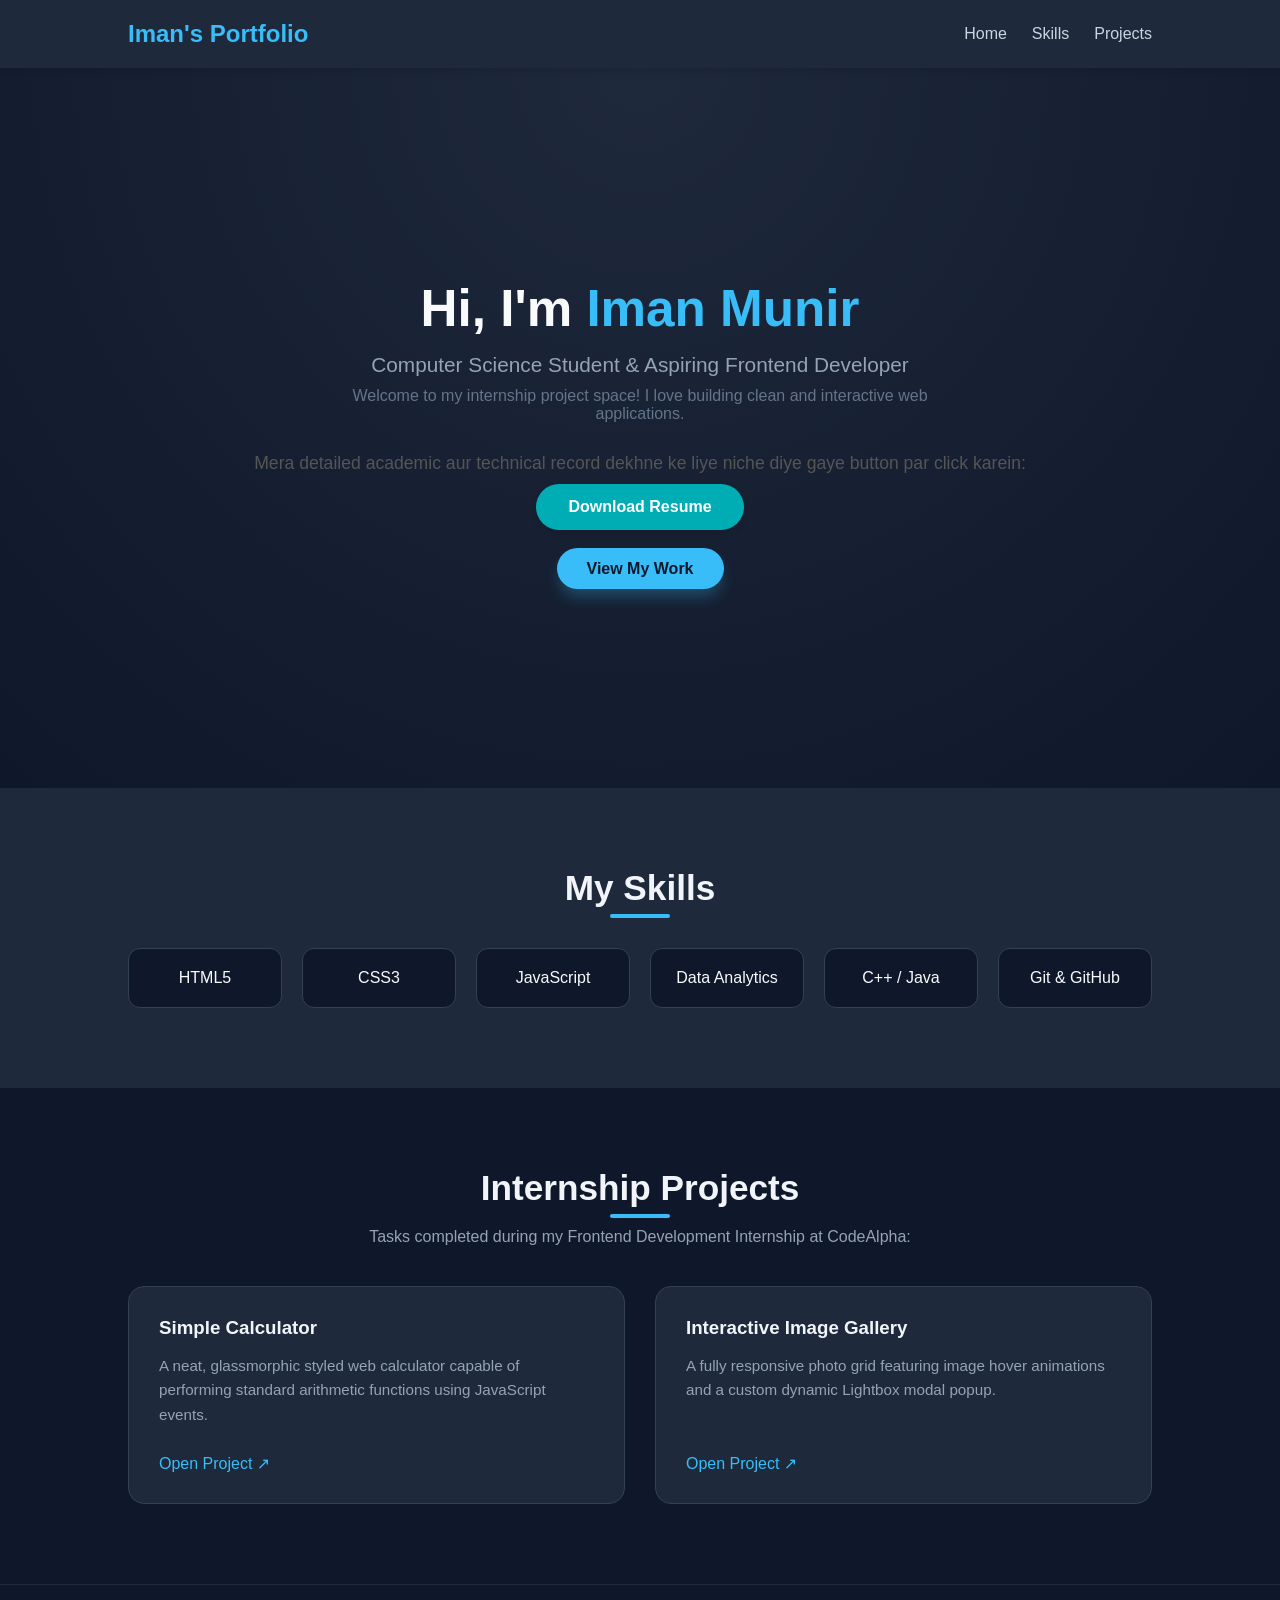
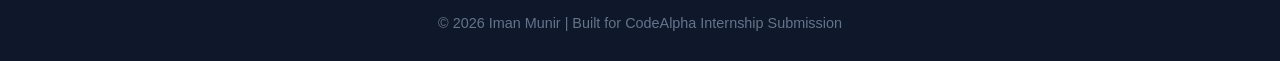
<file: index.html>
<!DOCTYPE html>
<html lang="en">
<head>
    <meta charset="UTF-8">
    <meta name="viewport" content="width=device-width, initial-scale=1.0">
    <title>My Personal Portfolio</title>
    <link rel="stylesheet" href="style.css">
</head>
<body>

    <nav class="navbar">
        <div class="logo">Iman's Portfolio</div>
        <ul class="nav-links">
            <li><a href="#home">Home</a></li>
            <li><a href="#skills">Skills</a></li>
            <li><a href="#projects">Projects</a></li>
        </ul>
    </nav>

    <section id="home" class="hero-section">
        <div class="hero-content">
            <h1>Hi, I'm <span class="highlight">Iman Munir</span></h1>
            <p>Computer Science Student & Aspiring Frontend Developer</p>
            <p class="sub-text">Welcome to my internship project space! I love building clean and interactive web applications.</p>
            <div class="resume-container" style="text-align: center; margin: 30px 0;">
    <p style="font-size: 1.1rem; color: #555;">Mera detailed academic aur technical record dekhne ke liye niche diye gaye button par click karein:</p>
    <a href="Iman_Munir_Resume.pdf" download="Iman_Munir_Resume.pdf" class="btn-resume">
        Download Resume
    </a>
</div>
            <a href="#projects" class="cta-btn">View My Work</a>
        </div>
    </section>

    <section id="skills" class="skills-section">
        <h2>My Skills</h2>
        <div class="skills-grid">
            <div class="skill-card">HTML5</div>
            <div class="skill-card">CSS3</div>
            <div class="skill-card">JavaScript</div>
            <div class="skill-card">Data Analytics</div>
            <div class="skill-card">C++ / Java</div>
            <div class="skill-card">Git & GitHub</div>
        </div>
    </section>

    <section id="projects" class="projects-section">
        <h2>Internship Projects</h2>
        <p class="section-desc">Tasks completed during my Frontend Development Internship at CodeAlpha:</p>
        
        <div class="projects-grid">
            <div class="project-card">
                <h3>Simple Calculator</h3>
                <p>A neat, glassmorphic styled web calculator capable of performing standard arithmetic functions using JavaScript events.</p>
                <a href="./Calculator/" target="_blank" class="project-link">Open Project ↗</a>
            </div>

            <div class="project-card">
                <h3>Interactive Image Gallery</h3>
                <p>A fully responsive photo grid featuring image hover animations and a custom dynamic Lightbox modal popup.</p>
                <a href="./Image_Gallery/" target="_blank" class="project-link">Open Project ↗</a>
            </div>
        </div>
    </section>

    <footer>
        <p>© 2026 Iman Munir | Built for CodeAlpha Internship Submission</p>
    </footer>

</body>
</html>
</file>
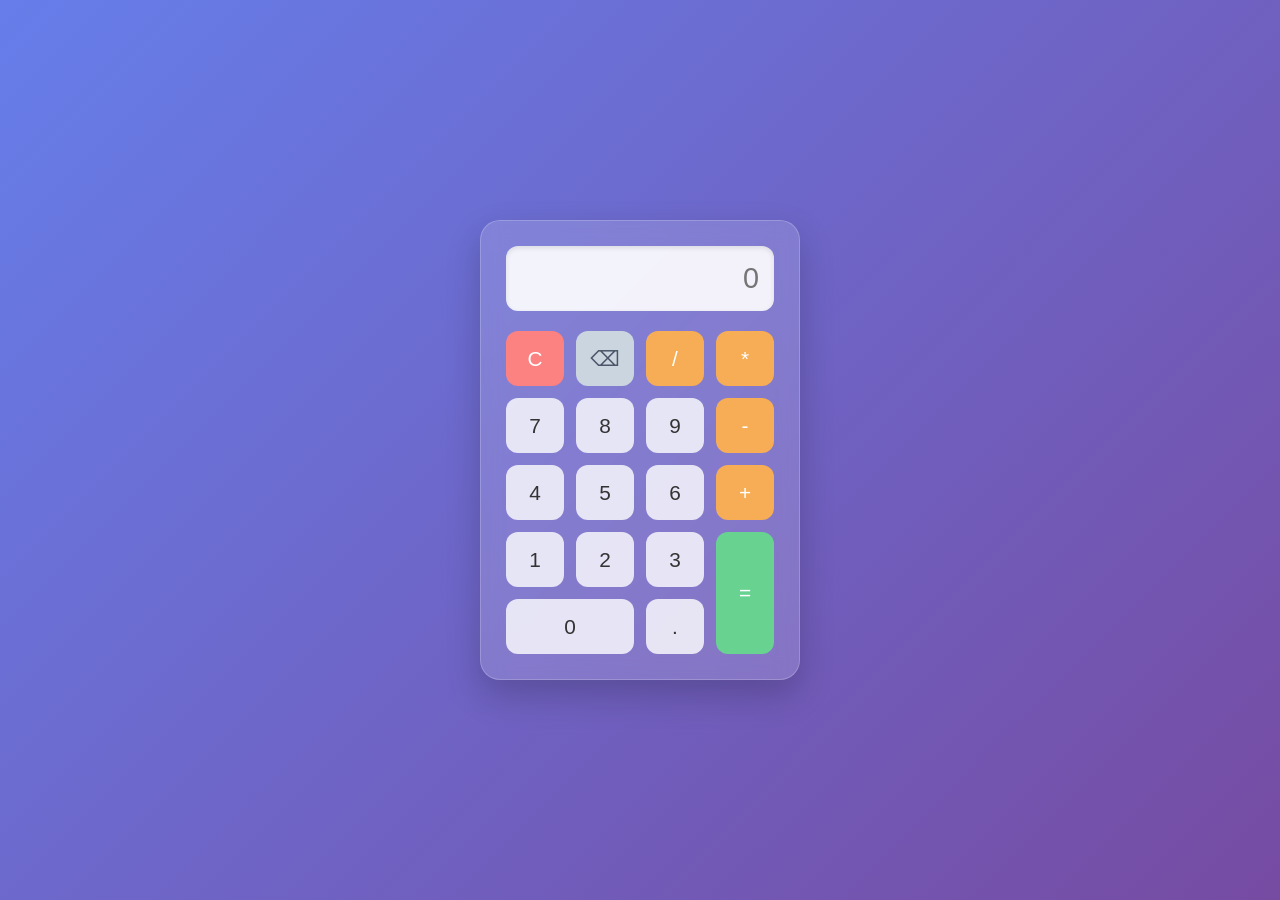
<file: Calculator/index.html>
<!DOCTYPE html>
<html lang="en">
<head>
    <meta charset="UTF-8">
    <meta name="viewport" content="width=device-width, initial-scale=1.0">
    <title>My Simple Calculator</title>
    <link rel="stylesheet" href="style.css">
</head>
<body>

    <div class="calc-container">
        <!-- Input Screen -->
        <div class="screen-wrapper">
            <input type="text" id="calc-screen" readonly placeholder="0">
        </div>
        
        <!-- Keypad -->
        <div class="keypad">
            <button class="btn btn-clear">C</button>
            <button class="btn btn-back">⌫</button>
            <button class="btn btn-op">/</button>
            <button class="btn btn-op">*</button>

            <button class="btn">7</button>
            <button class="btn">8</button>
            <button class="btn">9</button>
            <button class="btn btn-op">-</button>

            <button class="btn">4</button>
            <button class="btn">5</button>
            <button class="btn">6</button>
            <button class="btn btn-op">+</button>

            <button class="btn">1</button>
            <button class="btn">2</button>
            <button class="btn">3</button>
            <button class="btn btn-equal">=</button>

            <button class="btn btn-zero">0</button>
            <button class="btn">.</button>
        </div>
    </div>

    <script src="script.js"></script>
</body>
</html>
</file>
<file: style.css>
/* Reset & Base Styles */
* {
    margin: 0;
    padding: 0;
    box-sizing: border-box;
    font-family: 'Poppins', sans-serif, system-ui;
    scroll-behavior: smooth; /* Smooth scrolling when clicking nav links */
}

body {
    background-color: #0f172a; /* Deep modern dark color */
    color: #f8fafc;
}

/* Navbar */
.navbar {
    display: flex;
    justify-content: space-between;
    align-items: center;
    padding: 20px 10%;
    background-color: #1e293b;
    position: sticky;
    top: 0;
    z-index: 1000;
    box-shadow: 0 4px 6px -1px rgba(0, 0, 0, 0.1);
}

.navbar .logo {
    font-size: 1.5rem;
    font-weight: bold;
    color: #38bdf8; /* Bright Cyan */
}

.nav-links {
    display: flex;
    list-style: none;
    gap: 25px;
}

.nav-links a {
    color: #cbd5e1;
    text-decoration: none;
    font-weight: 500;
    transition: color 0.3s;
}

.nav-links a:hover {
    color: #38bdf8;
}

/* Hero Section */
.hero-section {
    height: 80vh;
    display: flex;
    justify-content: center;
    align-items: center;
    text-align: center;
    padding: 0 20px;
    background: radial-gradient(circle at top, #1e293b 0%, #0f172a 100%);
}

.hero-content h1 {
    font-size: 3.2rem;
    margin-bottom: 15px;
}

.highlight {
    color: #38bdf8;
}

.hero-content p {
    font-size: 1.3rem;
    color: #94a3b8;
    margin-bottom: 10px;
}

.hero-content .sub-text {
    font-size: 1rem;
    color: #64748b;
    margin-bottom: 30px;
    max-width: 600px;
    margin-left: auto;
    margin-right: auto;
}

.cta-btn {
    padding: 12px 30px;
    background-color: #38bdf8;
    color: #0f172a;
    text-decoration: none;
    font-weight: bold;
    border-radius: 30px;
    box-shadow: 0 10px 15px -3px rgba(56, 189, 248, 0.3);
    transition: all 0.3s;
}

.cta-btn:hover {
    background-color: #0ea5e9;
    transform: translateY(-2px);
}

/* Sections Common Headings */
section {
    padding: 80px 10%;
}

section h2 {
    text-align: center;
    font-size: 2.2rem;
    margin-bottom: 40px;
    position: relative;
    color: #f1f5f9;
}

section h2::after {
    content: '';
    position: absolute;
    bottom: -10px;
    left: 50%;
    transform: translateX(-50%);
    width: 60px;
    height: 4px;
    background-color: #38bdf8;
    border-radius: 2px;
}

/* Skills Section */
.skills-section {
    background-color: #1e293b;
}

.skills-grid {
    display: grid;
    grid-template-columns: repeat(auto-fit, minmax(140px, 1fr));
    gap: 20px;
    margin-top: 20px;
}

.skill-card {
    background-color: #0f172a;
    padding: 20px;
    text-align: center;
    border-radius: 12px;
    font-weight: 500;
    border: 1px solid #334155;
    transition: transform 0.3s, border-color 0.3s;
}

.skill-card:hover {
    transform: translateY(-5px);
    border-color: #38bdf8;
    color: #38bdf8;
}

/* Projects Section */
.section-desc {
    text-align: center;
    color: #94a3b8;
    margin-bottom: 40px;
    margin-top: -20px;
}

.projects-grid {
    display: grid;
    grid-template-columns: repeat(auto-fit, minmax(300px, 1fr));
    gap: 30px;
}

.project-card {
    background-color: #1e293b;
    padding: 30px;
    border-radius: 16px;
    border: 1px solid #334155;
    transition: all 0.3s;
}

.project-card:hover {
    border-color: #38bdf8;
    transform: scale(1.02);
}

.project-card h3 {
    margin-bottom: 15px;
    color: #f1f5f9;
}

.project-card p {
    color: #94a3b8;
    font-size: 0.95rem;
    line-height: 1.6;
    margin-bottom: 25px;
    height: 75px; /* Keeps text aligned */
}

.project-link {
    color: #38bdf8;
    text-decoration: none;
    font-weight: 500;
}

.project-link:hover {
    text-decoration: underline;
}

/* Footer */
footer {
    text-align: center;
    padding: 30px;
    background-color: #0f172a;
    border-top: 1px solid #1e293b;
    color: #64748b;
    font-size: 0.9rem;
}
/* Resume Button Styling */
.btn-resume {
    display: inline-block;
    padding: 12px 30px;
    background-color: #00adb5; /* Aapka theme color */
    color: #ffffff;
    text-decoration: none;
    font-size: 1rem;
    font-weight: bold;
    border-radius: 25px;
    box-shadow: 0 4px 6px rgba(0, 0, 0, 0.1);
    transition: all 0.3s ease;
    border: 2px solid transparent;
}

.btn-resume:hover {
    background-color: transparent;
    color: #00adb5;
    border: 2px solid #00adb5;
    transform: translateY(-3px);
    box-shadow: 0 6px 12px rgba(0, 173, 181, 0.2);
}
</file>
<file: Calculator/style.css>
/* Basic Reset */
* {
    margin: 0;
    padding: 0;
    box-sizing: border-box;
    font-family: 'Poppins', sans-serif, system-ui;
}

body {
    display: flex;
    justify-content: center;
    align-items: center;
    height: 100vh;
    background: linear-gradient(135deg, #667eea 0%, #764ba2 100%); /* Beautiful gradient background */
}

/* Calculator Container */
.calc-container {
    background: rgba(255, 255, 255, 0.15); /* Soft glass look */
    backdrop-filter: blur(10px);
    border: 1px solid rgba(255, 255, 255, 0.2);
    padding: 25px;
    border-radius: 20px;
    width: 320px;
    box-shadow: 0 15px 35px rgba(0, 0, 0, 0.2);
}

/* Screen */
.screen-wrapper {
    margin-bottom: 20px;
}

#calc-screen {
    width: 100%;
    height: 65px;
    background-color: rgba(255, 255, 255, 0.9);
    border: none;
    outline: none;
    border-radius: 12px;
    font-size: 1.8rem;
    text-align: right;
    padding: 15px;
    color: #333;
    box-shadow: inset 0 2px 5px rgba(0,0,0,0.1);
}

/* Keypad Grid */
.keypad {
    display: grid;
    grid-template-columns: repeat(4, 1fr);
    gap: 12px;
}

/* Base Button Style */
.btn {
    height: 55px;
    background-color: rgba(255, 255, 255, 0.8);
    color: #333;
    border: none;
    border-radius: 12px;
    font-size: 1.3rem;
    font-weight: 500;
    cursor: pointer;
    transition: all 0.2s ease;
}

.btn:hover {
    background-color: #ffffff;
    transform: translateY(-2px); /* Slight lift effect on hover */
}

.btn:active {
    transform: translateY(0px);
}

/* Specific Colors for Student Project look */
.btn-op {
    background-color: #f6ad55; /* Soft Orange */
    color: white;
}

.btn-op:hover {
    background-color: #ed8936;
}

.btn-clear {
    background-color: #fc8181; /* Soft Red */
    color: white;
}

.btn-clear:hover {
    background-color: #e53e3e;
}

.btn-back {
    background-color: #cbd5e0; /* Gray */
    color: #4a5568;
}

.btn-equal {
    background-color: #68d391; /* Soft Green */
    color: white;
    grid-row: span 2;
    height: 122px; /* Layout fit */
}

.btn-equal:hover {
    background-color: #38a169;
}

.btn-zero {
    grid-column: span 2;
}
</file>
